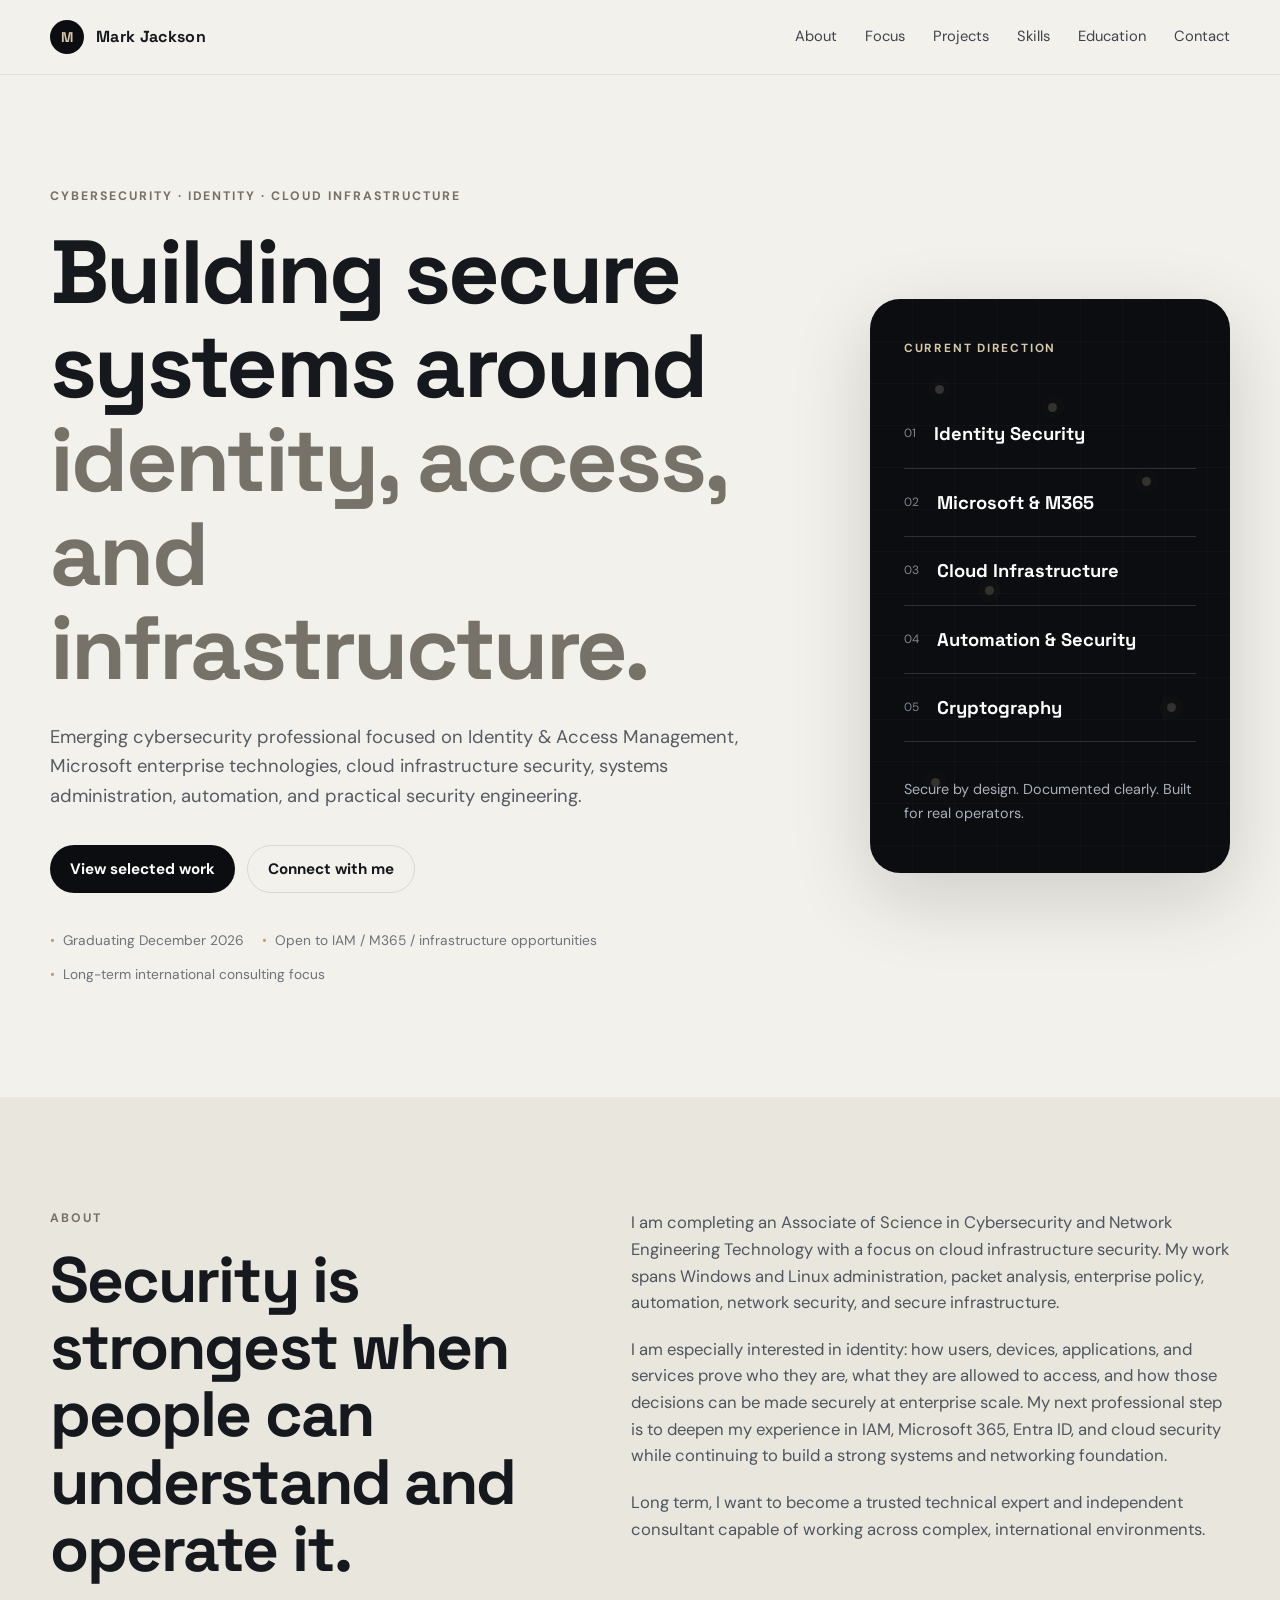
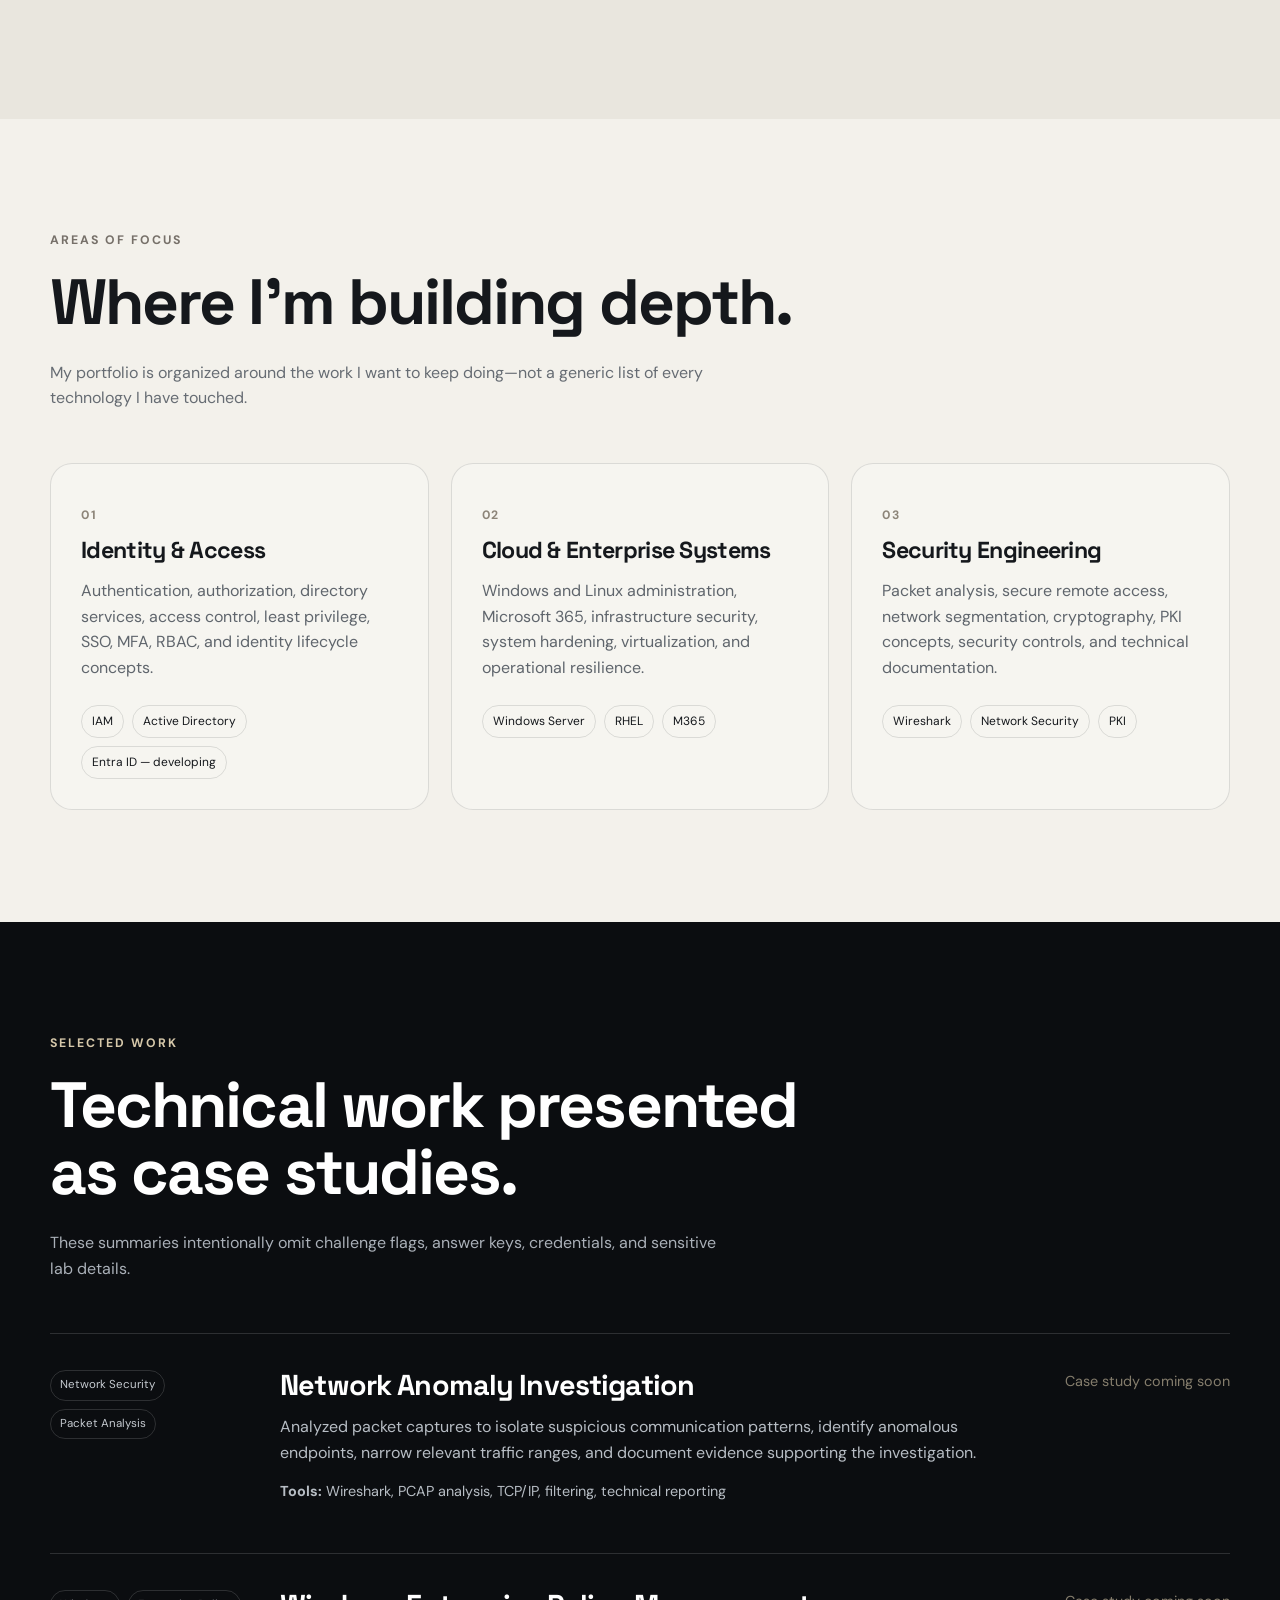
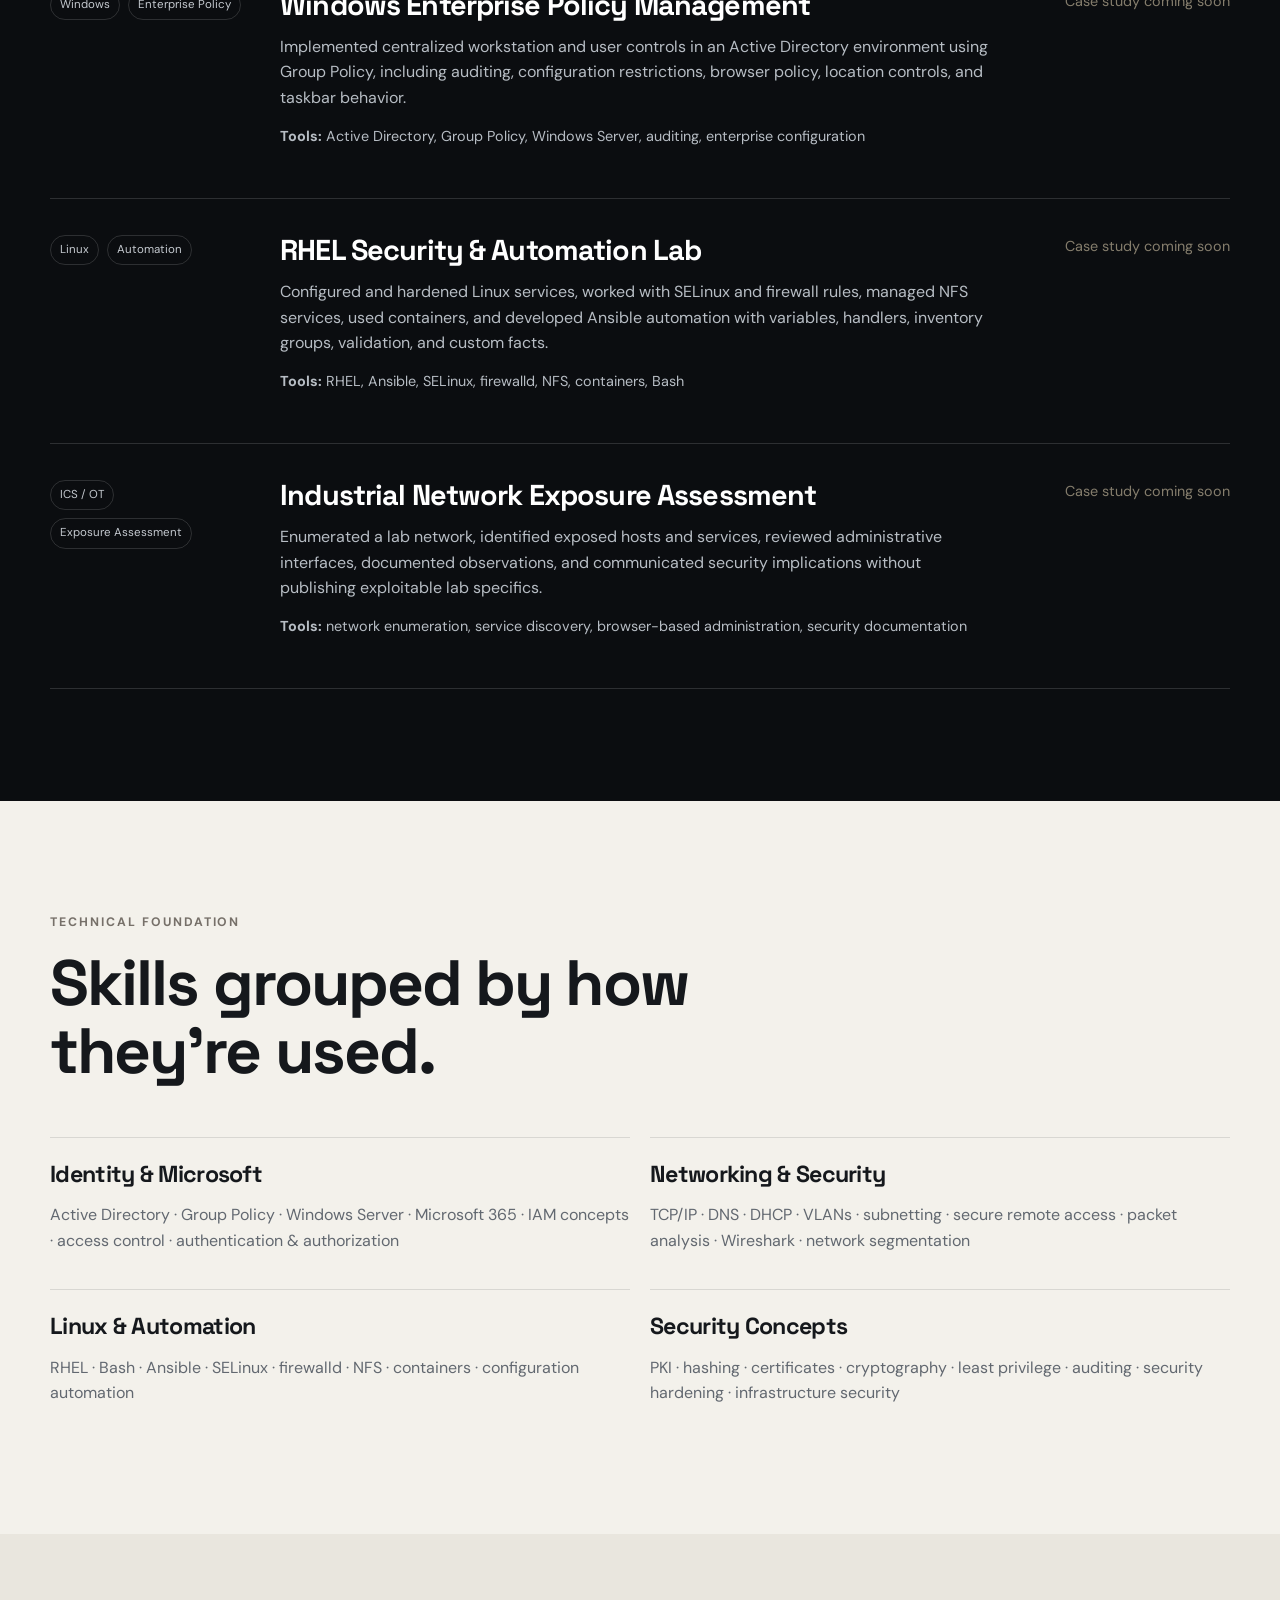
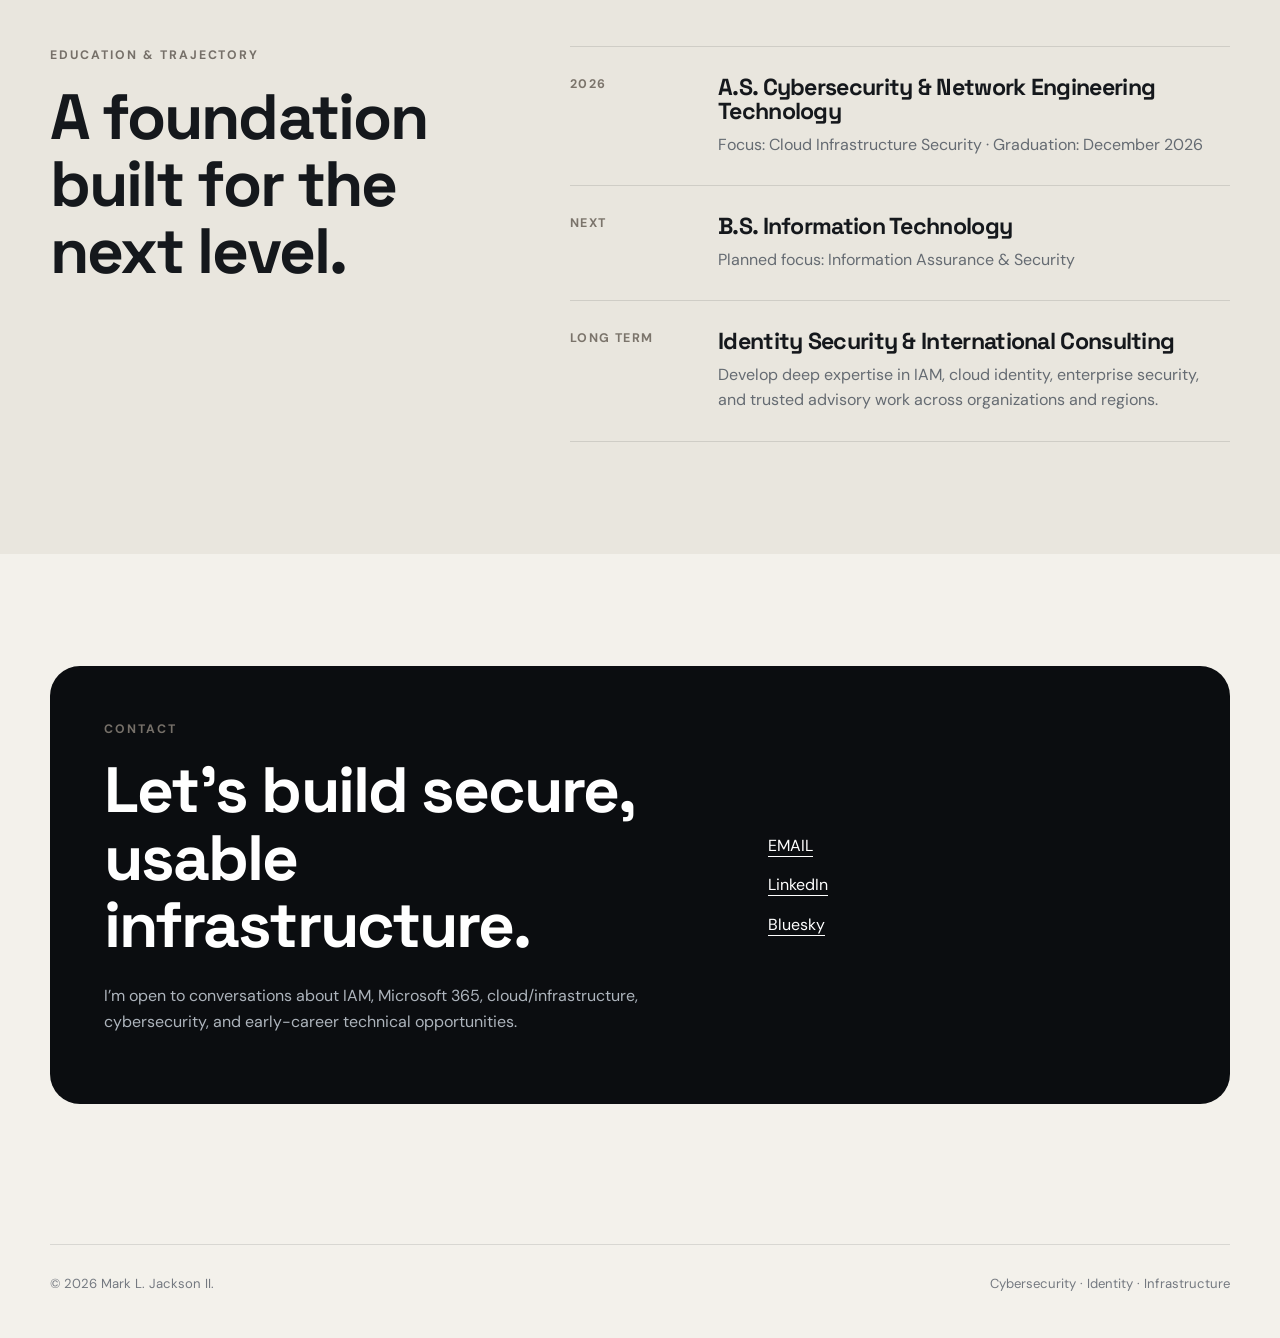
<file: index.html>
<!DOCTYPE html>
<html lang="en">
<head>
  <meta charset="UTF-8" />
  <meta name="viewport" content="width=device-width, initial-scale=1.0" />
  <meta name="description" content="Professional portfolio focused on cybersecurity, identity security, cloud infrastructure, systems administration, and secure enterprise technology." />
  <meta name="theme-color" content="#0b0d10" />
  <meta property="og:title" content="Mark Jackson — Cybersecurity & Identity" />
  <meta property="og:description" content="Cybersecurity, identity security, cloud infrastructure, and enterprise systems portfolio." />
  <meta property="og:type" content="website" />
  <title>Mark Jackson | Cybersecurity & Identity</title>
  <link rel="preconnect" href="https://fonts.googleapis.com" />
  <link rel="preconnect" href="https://fonts.gstatic.com" crossorigin />
  <link href="https://fonts.googleapis.com/css2?family=DM+Sans:wght@400;500;600;700&family=Space+Grotesk:wght@500;600;700&display=swap" rel="stylesheet" />
  <link rel="stylesheet" href="styles.css" />
</head>
<body>
  <a class="skip-link" href="#main">Skip to content</a>

  <header class="site-header" id="top">
    <div class="container nav-wrap">
      <a class="brand" href="#top" aria-label="Home">
        <span class="brand-mark" aria-hidden="true">M</span>
        <span>Mark Jackson</span>
      </a>
      <button class="nav-toggle" type="button" aria-label="Open navigation" aria-expanded="false">Menu</button>
      <nav class="site-nav" aria-label="Primary navigation">
        <a href="#about">About</a>
        <a href="#focus">Focus</a>
        <a href="#projects">Projects</a>
        <a href="#skills">Skills</a>
        <a href="#education">Education</a>
        <a href="#contact">Contact</a>
      </nav>
    </div>
  </header>

  <main id="main">
    <section class="hero section">
      <div class="container hero-grid">
        <div class="hero-copy reveal">
          <p class="eyebrow">Cybersecurity · Identity · Cloud Infrastructure</p>
          <h1>Building secure systems around <span>identity, access, and infrastructure.</span></h1>
          <p class="hero-lede">
            Emerging cybersecurity professional focused on Identity &amp; Access Management, Microsoft enterprise technologies,
            cloud infrastructure security, systems administration, automation, and practical security engineering.
          </p>
          <div class="hero-actions">
            <a class="button button-primary" href="#projects">View selected work</a>
            <a class="button button-secondary" href="#contact">Connect with me</a>
          </div>
          <ul class="status-list" aria-label="Current professional status">
            <li>Graduating December 2026</li>
            <li>Open to IAM / M365 / infrastructure opportunities</li>
            <li>Long-term international consulting focus</li>
          </ul>
        </div>

        <aside class="hero-panel reveal" aria-label="Professional focus summary">
          <div class="signal-grid" aria-hidden="true">
            <span></span><span></span><span></span><span></span><span></span><span></span>
          </div>
          <p class="panel-kicker">Current direction</p>
          <div class="focus-line"><span>01</span><strong>Identity Security</strong></div>
          <div class="focus-line"><span>02</span><strong>Microsoft &amp; M365</strong></div>
          <div class="focus-line"><span>03</span><strong>Cloud Infrastructure</strong></div>
          <div class="focus-line"><span>04</span><strong>Automation &amp; Security</strong></div>
          <div class="focus-line"><span>05</span><strong>Cryptography</strong></div>
          <p class="panel-note">Secure by design. Documented clearly. Built for real operators.</p>
        </aside>
      </div>
    </section>

    <section class="section section-muted" id="about">
      <div class="container two-column">
        <div>
          <p class="eyebrow">About</p>
          <h2>Security is strongest when people can understand and operate it.</h2>
        </div>
        <div class="body-copy">
          <p>
            I am completing an Associate of Science in Cybersecurity and Network Engineering Technology with a focus on cloud
            infrastructure security. My work spans Windows and Linux administration, packet analysis, enterprise policy,
            automation, network security, and secure infrastructure.
          </p>
          <p>
            I am especially interested in identity: how users, devices, applications, and services prove who they are, what they
            are allowed to access, and how those decisions can be made securely at enterprise scale. My next professional step is
            to deepen my experience in IAM, Microsoft 365, Entra ID, and cloud security while continuing to build a strong systems
            and networking foundation.
          </p>
          <p>
            Long term, I want to become a trusted technical expert and independent consultant capable of working across complex,
            international environments.
          </p>
        </div>
      </div>
    </section>

    <section class="section" id="focus">
      <div class="container">
        <div class="section-heading reveal">
          <p class="eyebrow">Areas of focus</p>
          <h2>Where I’m building depth.</h2>
          <p>My portfolio is organized around the work I want to keep doing—not a generic list of every technology I have touched.</p>
        </div>

        <div class="card-grid three">
          <article class="card reveal">
            <p class="card-number">01</p>
            <h3>Identity &amp; Access</h3>
            <p>Authentication, authorization, directory services, access control, least privilege, SSO, MFA, RBAC, and identity lifecycle concepts.</p>
            <div class="tag-row"><span>IAM</span><span>Active Directory</span><span>Entra ID — developing</span></div>
          </article>
          <article class="card reveal">
            <p class="card-number">02</p>
            <h3>Cloud &amp; Enterprise Systems</h3>
            <p>Windows and Linux administration, Microsoft 365, infrastructure security, system hardening, virtualization, and operational resilience.</p>
            <div class="tag-row"><span>Windows Server</span><span>RHEL</span><span>M365</span></div>
          </article>
          <article class="card reveal">
            <p class="card-number">03</p>
            <h3>Security Engineering</h3>
            <p>Packet analysis, secure remote access, network segmentation, cryptography, PKI concepts, security controls, and technical documentation.</p>
            <div class="tag-row"><span>Wireshark</span><span>Network Security</span><span>PKI</span></div>
          </article>
        </div>
      </div>
    </section>

    <section class="section section-dark" id="projects">
      <div class="container">
        <div class="section-heading reveal">
          <p class="eyebrow">Selected work</p>
          <h2>Technical work presented as case studies.</h2>
          <p>These summaries intentionally omit challenge flags, answer keys, credentials, and sensitive lab details.</p>
        </div>

        <div class="project-list">
          <article class="project reveal">
            <div class="project-meta">
              <span>Network Security</span>
              <span>Packet Analysis</span>
            </div>
            <div>
              <h3>Network Anomaly Investigation</h3>
              <p>
                Analyzed packet captures to isolate suspicious communication patterns, identify anomalous endpoints, narrow relevant traffic ranges,
                and document evidence supporting the investigation.
              </p>
              <p class="project-tools"><strong>Tools:</strong> Wireshark, PCAP analysis, TCP/IP, filtering, technical reporting</p>
            </div>
            <a class="text-link disabled" href="#" aria-disabled="true">Case study coming soon</a>
          </article>

          <article class="project reveal">
            <div class="project-meta">
              <span>Windows</span>
              <span>Enterprise Policy</span>
            </div>
            <div>
              <h3>Windows Enterprise Policy Management</h3>
              <p>
                Implemented centralized workstation and user controls in an Active Directory environment using Group Policy, including auditing,
                configuration restrictions, browser policy, location controls, and taskbar behavior.
              </p>
              <p class="project-tools"><strong>Tools:</strong> Active Directory, Group Policy, Windows Server, auditing, enterprise configuration</p>
            </div>
            <a class="text-link disabled" href="#" aria-disabled="true">Case study coming soon</a>
          </article>

          <article class="project reveal">
            <div class="project-meta">
              <span>Linux</span>
              <span>Automation</span>
            </div>
            <div>
              <h3>RHEL Security &amp; Automation Lab</h3>
              <p>
                Configured and hardened Linux services, worked with SELinux and firewall rules, managed NFS services, used containers, and developed
                Ansible automation with variables, handlers, inventory groups, validation, and custom facts.
              </p>
              <p class="project-tools"><strong>Tools:</strong> RHEL, Ansible, SELinux, firewalld, NFS, containers, Bash</p>
            </div>
            <a class="text-link disabled" href="#" aria-disabled="true">Case study coming soon</a>
          </article>

          <article class="project reveal">
            <div class="project-meta">
              <span>ICS / OT</span>
              <span>Exposure Assessment</span>
            </div>
            <div>
              <h3>Industrial Network Exposure Assessment</h3>
              <p>
                Enumerated a lab network, identified exposed hosts and services, reviewed administrative interfaces, documented observations, and
                communicated security implications without publishing exploitable lab specifics.
              </p>
              <p class="project-tools"><strong>Tools:</strong> network enumeration, service discovery, browser-based administration, security documentation</p>
            </div>
            <a class="text-link disabled" href="#" aria-disabled="true">Case study coming soon</a>
          </article>
        </div>
      </div>
    </section>

    <section class="section" id="skills">
      <div class="container">
        <div class="section-heading reveal">
          <p class="eyebrow">Technical foundation</p>
          <h2>Skills grouped by how they’re used.</h2>
        </div>
        <div class="skills-grid">
          <article class="skill-group reveal">
            <h3>Identity &amp; Microsoft</h3>
            <p>Active Directory · Group Policy · Windows Server · Microsoft 365 · IAM concepts · access control · authentication &amp; authorization</p>
          </article>
          <article class="skill-group reveal">
            <h3>Networking &amp; Security</h3>
            <p>TCP/IP · DNS · DHCP · VLANs · subnetting · secure remote access · packet analysis · Wireshark · network segmentation</p>
          </article>
          <article class="skill-group reveal">
            <h3>Linux &amp; Automation</h3>
            <p>RHEL · Bash · Ansible · SELinux · firewalld · NFS · containers · configuration automation</p>
          </article>
          <article class="skill-group reveal">
            <h3>Security Concepts</h3>
            <p>PKI · hashing · certificates · cryptography · least privilege · auditing · security hardening · infrastructure security</p>
          </article>
        </div>
      </div>
    </section>

    <section class="section section-muted" id="education">
      <div class="container timeline-wrap">
        <div class="section-heading reveal">
          <p class="eyebrow">Education &amp; trajectory</p>
          <h2>A foundation built for the next level.</h2>
        </div>
        <div class="timeline">
          <article class="timeline-item reveal">
            <span class="timeline-year">2026</span>
            <div>
              <h3>A.S. Cybersecurity &amp; Network Engineering Technology</h3>
              <p>Focus: Cloud Infrastructure Security · Graduation: December 2026</p>
            </div>
          </article>
          <article class="timeline-item reveal">
            <span class="timeline-year">Next</span>
            <div>
              <h3>B.S. Information Technology</h3>
              <p>Planned focus: Information Assurance &amp; Security</p>
            </div>
          </article>
          <article class="timeline-item reveal">
            <span class="timeline-year">Long term</span>
            <div>
              <h3>Identity Security &amp; International Consulting</h3>
              <p>Develop deep expertise in IAM, cloud identity, enterprise security, and trusted advisory work across organizations and regions.</p>
            </div>
          </article>
        </div>
      </div>
    </section>

    <section class="section" id="contact">
      <div class="container contact-card reveal">
        <div>
          <p class="eyebrow">Contact</p>
          <h2>Let’s build secure, usable infrastructure.</h2>
          <p>I’m open to conversations about IAM, Microsoft 365, cloud/infrastructure, cybersecurity, and early-career technical opportunities.</p>
        </div>
        <div class="contact-links">
          <a href="mailto:Jackson.MarkLavonne@gmail.com">EMAIL</a>
          <a href="https://www.linkedin.com/in/jacksonmarkl" target="_blank" rel="noreferrer">LinkedIn</a>
          <a href="https://bsky.app/profile/markjaxon.com">Bluesky</a>
        </div>
      </div>
    </section>
  </main>

  <footer class="site-footer">
    <div class="container footer-wrap">
      <p>© <span id="year"></span> Mark L. Jackson II.</p>
      <p>Cybersecurity · Identity · Infrastructure</p>
    </div>
  </footer>

  <script src="script.js"></script>
</body>
</html>
</file>
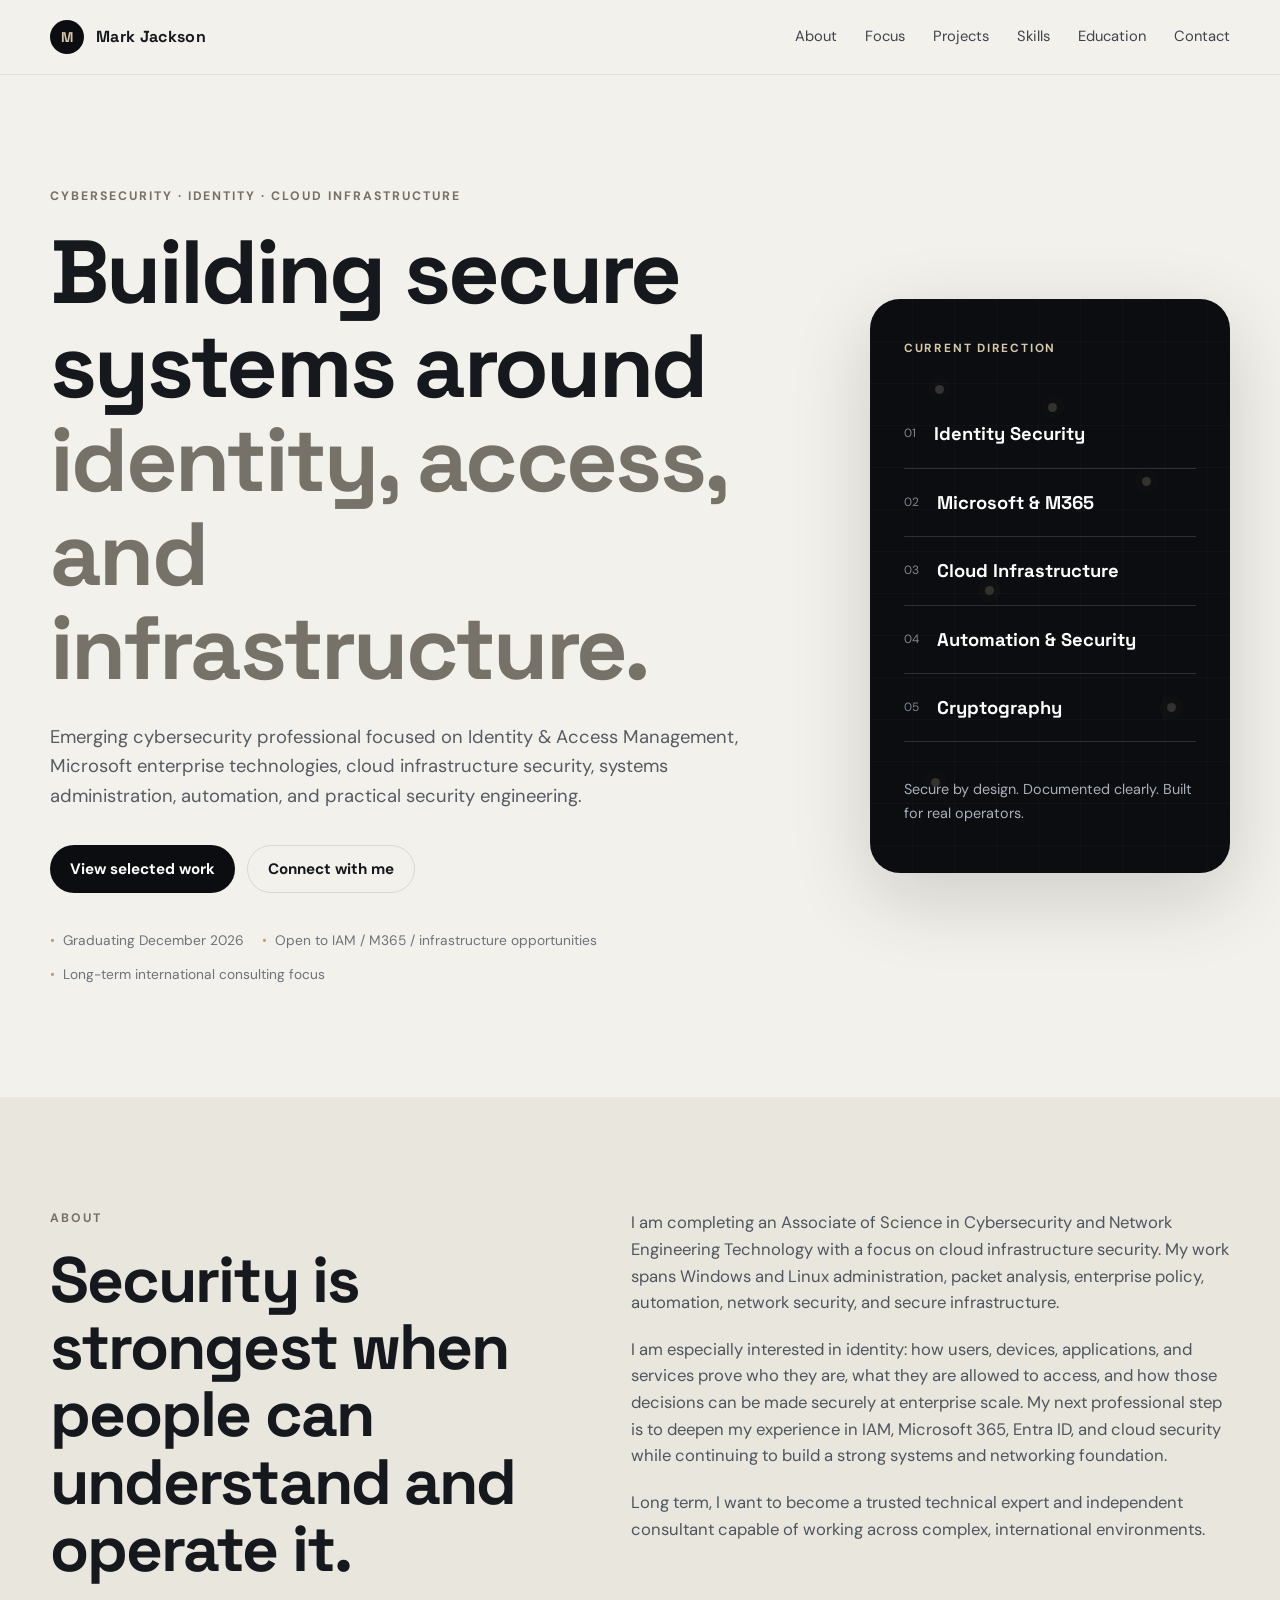
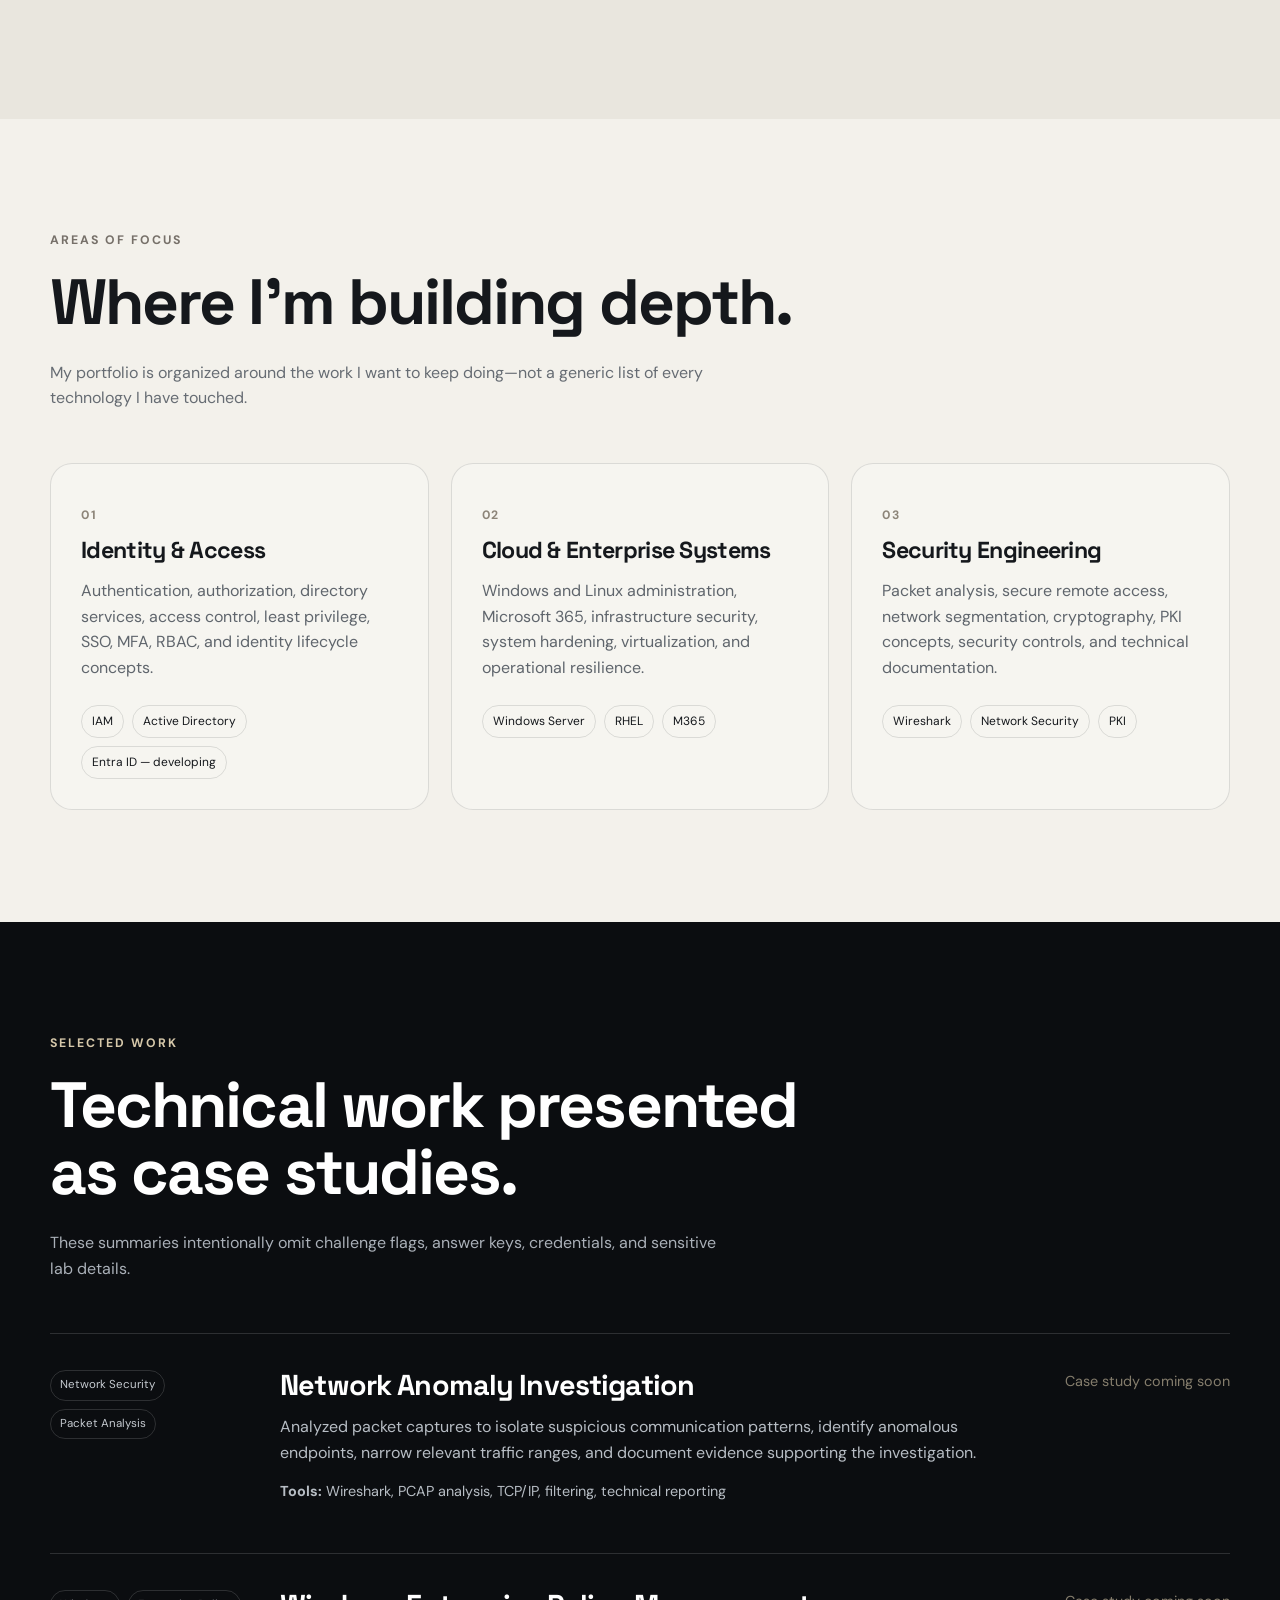
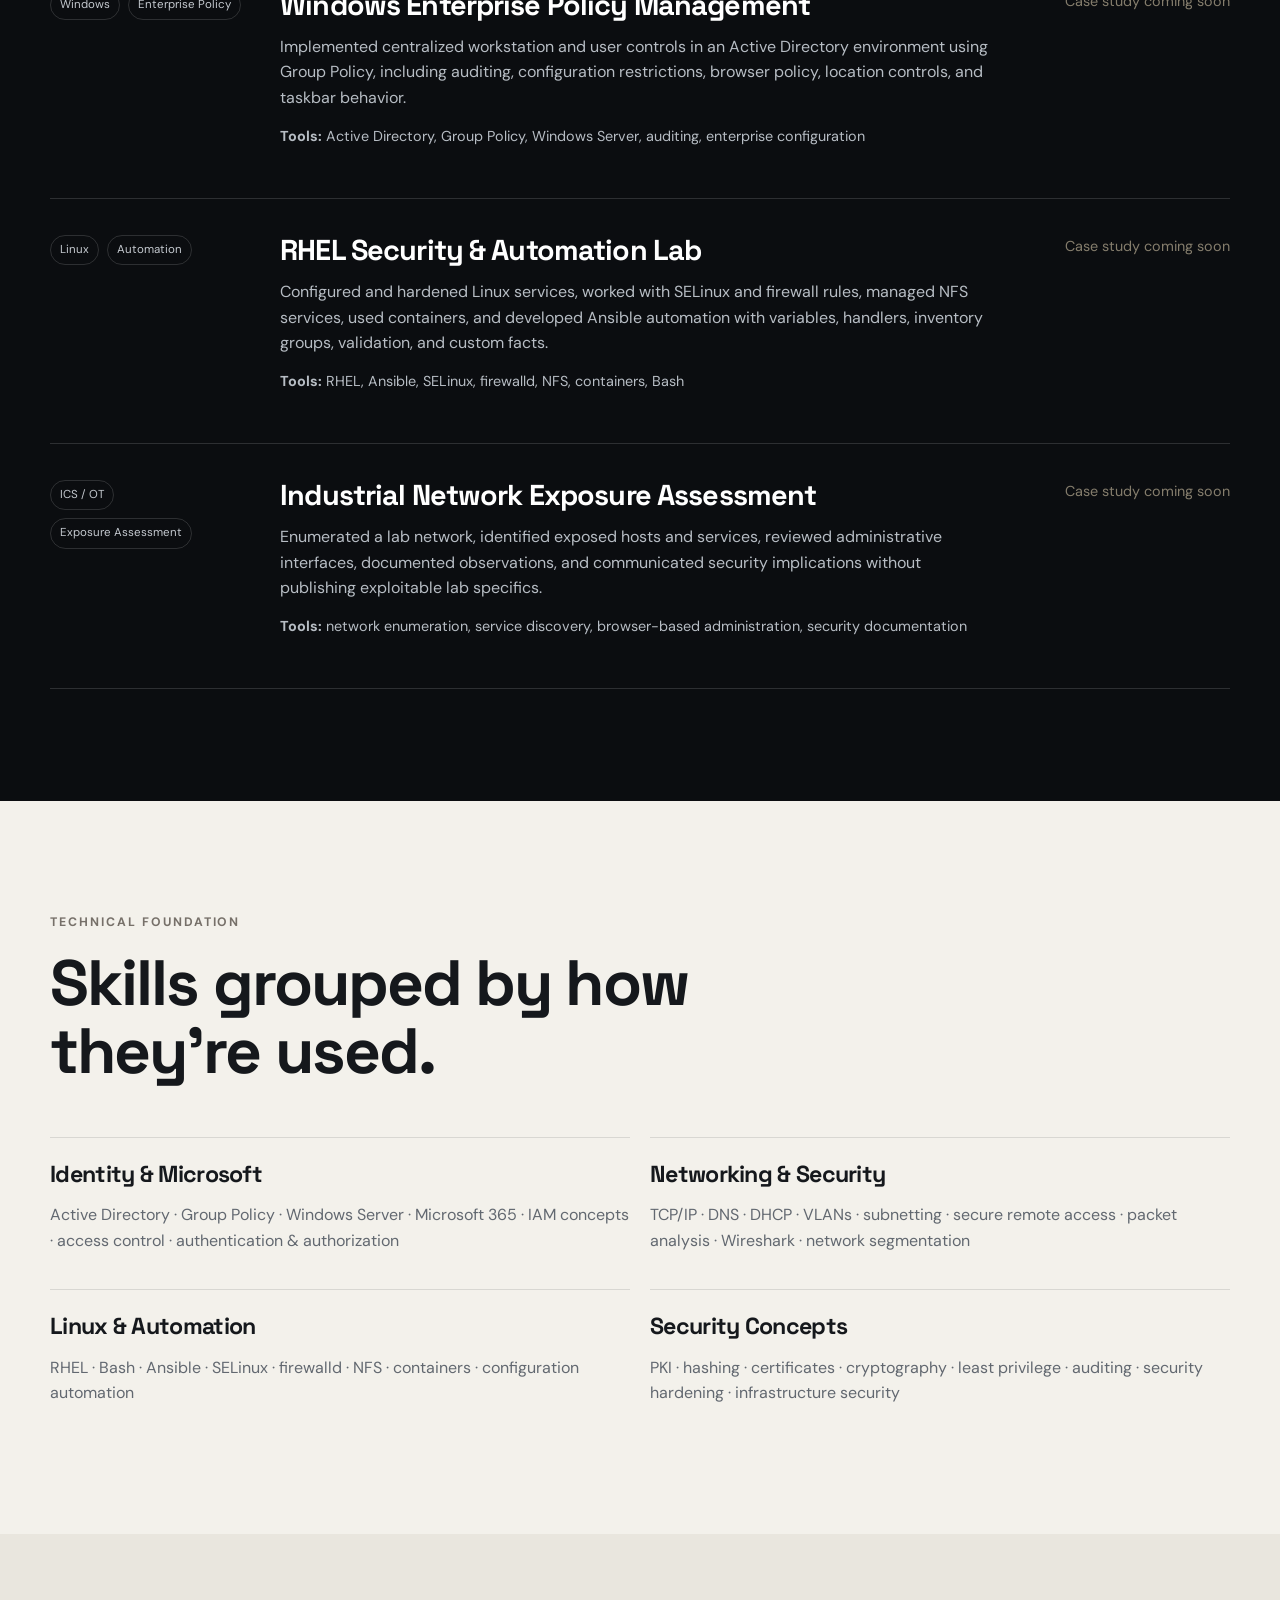
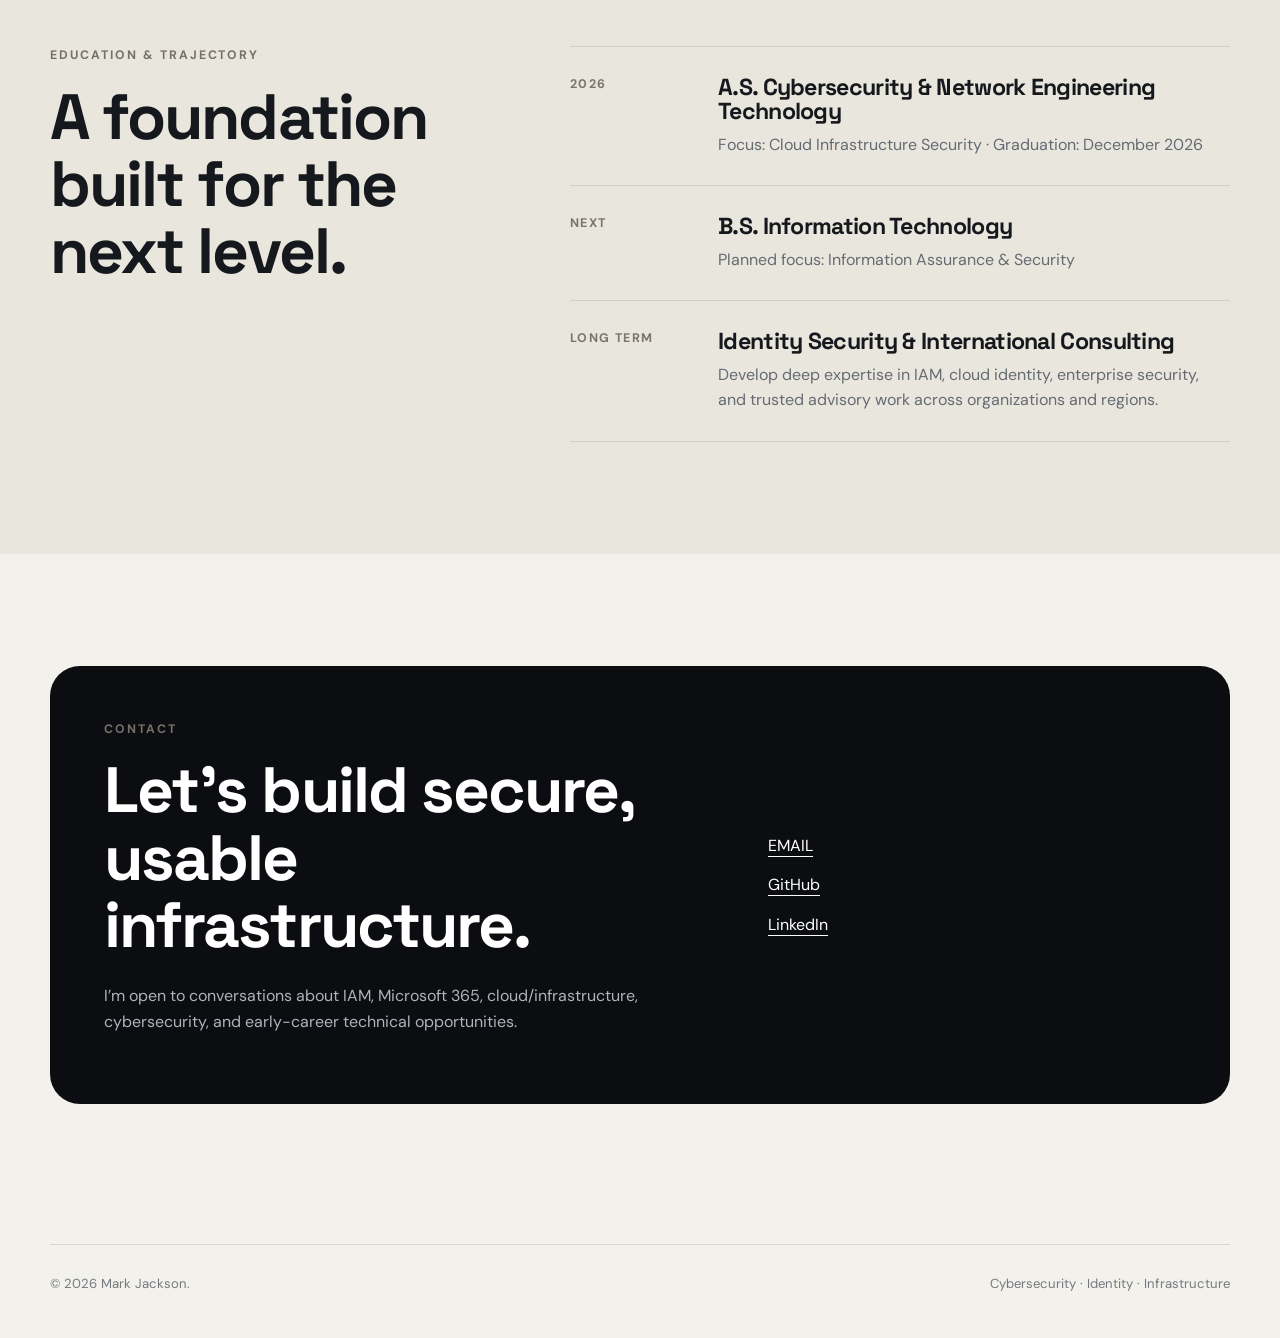
<file: professional-github-site/index.html>
<!DOCTYPE html>
<html lang="en">
<head>
  <meta charset="UTF-8" />
  <meta name="viewport" content="width=device-width, initial-scale=1.0" />
  <meta name="description" content="Professional portfolio focused on cybersecurity, identity security, cloud infrastructure, systems administration, and secure enterprise technology." />
  <meta name="theme-color" content="#0b0d10" />
  <meta property="og:title" content="Mark Jackson — Cybersecurity & Identity" />
  <meta property="og:description" content="Cybersecurity, identity security, cloud infrastructure, and enterprise systems portfolio." />
  <meta property="og:type" content="website" />
  <title>Mark Jackson | Cybersecurity & Identity</title>
  <link rel="preconnect" href="https://fonts.googleapis.com" />
  <link rel="preconnect" href="https://fonts.gstatic.com" crossorigin />
  <link href="https://fonts.googleapis.com/css2?family=DM+Sans:wght@400;500;600;700&family=Space+Grotesk:wght@500;600;700&display=swap" rel="stylesheet" />
  <link rel="stylesheet" href="styles.css" />
</head>
<body>
  <a class="skip-link" href="#main">Skip to content</a>

  <header class="site-header" id="top">
    <div class="container nav-wrap">
      <a class="brand" href="#top" aria-label="Home">
        <span class="brand-mark" aria-hidden="true">M</span>
        <span>Mark Jackson</span>
      </a>
      <button class="nav-toggle" type="button" aria-label="Open navigation" aria-expanded="false">Menu</button>
      <nav class="site-nav" aria-label="Primary navigation">
        <a href="#about">About</a>
        <a href="#focus">Focus</a>
        <a href="#projects">Projects</a>
        <a href="#skills">Skills</a>
        <a href="#education">Education</a>
        <a href="#contact">Contact</a>
      </nav>
    </div>
  </header>

  <main id="main">
    <section class="hero section">
      <div class="container hero-grid">
        <div class="hero-copy reveal">
          <p class="eyebrow">Cybersecurity · Identity · Cloud Infrastructure</p>
          <h1>Building secure systems around <span>identity, access, and infrastructure.</span></h1>
          <p class="hero-lede">
            Emerging cybersecurity professional focused on Identity &amp; Access Management, Microsoft enterprise technologies,
            cloud infrastructure security, systems administration, automation, and practical security engineering.
          </p>
          <div class="hero-actions">
            <a class="button button-primary" href="#projects">View selected work</a>
            <a class="button button-secondary" href="#contact">Connect with me</a>
          </div>
          <ul class="status-list" aria-label="Current professional status">
            <li>Graduating December 2026</li>
            <li>Open to IAM / M365 / infrastructure opportunities</li>
            <li>Long-term international consulting focus</li>
          </ul>
        </div>

        <aside class="hero-panel reveal" aria-label="Professional focus summary">
          <div class="signal-grid" aria-hidden="true">
            <span></span><span></span><span></span><span></span><span></span><span></span>
          </div>
          <p class="panel-kicker">Current direction</p>
          <div class="focus-line"><span>01</span><strong>Identity Security</strong></div>
          <div class="focus-line"><span>02</span><strong>Microsoft &amp; M365</strong></div>
          <div class="focus-line"><span>03</span><strong>Cloud Infrastructure</strong></div>
          <div class="focus-line"><span>04</span><strong>Automation &amp; Security</strong></div>
          <div class="focus-line"><span>05</span><strong>Cryptography</strong></div>
          <p class="panel-note">Secure by design. Documented clearly. Built for real operators.</p>
        </aside>
      </div>
    </section>

    <section class="section section-muted" id="about">
      <div class="container two-column">
        <div>
          <p class="eyebrow">About</p>
          <h2>Security is strongest when people can understand and operate it.</h2>
        </div>
        <div class="body-copy">
          <p>
            I am completing an Associate of Science in Cybersecurity and Network Engineering Technology with a focus on cloud
            infrastructure security. My work spans Windows and Linux administration, packet analysis, enterprise policy,
            automation, network security, and secure infrastructure.
          </p>
          <p>
            I am especially interested in identity: how users, devices, applications, and services prove who they are, what they
            are allowed to access, and how those decisions can be made securely at enterprise scale. My next professional step is
            to deepen my experience in IAM, Microsoft 365, Entra ID, and cloud security while continuing to build a strong systems
            and networking foundation.
          </p>
          <p>
            Long term, I want to become a trusted technical expert and independent consultant capable of working across complex,
            international environments.
          </p>
        </div>
      </div>
    </section>

    <section class="section" id="focus">
      <div class="container">
        <div class="section-heading reveal">
          <p class="eyebrow">Areas of focus</p>
          <h2>Where I’m building depth.</h2>
          <p>My portfolio is organized around the work I want to keep doing—not a generic list of every technology I have touched.</p>
        </div>

        <div class="card-grid three">
          <article class="card reveal">
            <p class="card-number">01</p>
            <h3>Identity &amp; Access</h3>
            <p>Authentication, authorization, directory services, access control, least privilege, SSO, MFA, RBAC, and identity lifecycle concepts.</p>
            <div class="tag-row"><span>IAM</span><span>Active Directory</span><span>Entra ID — developing</span></div>
          </article>
          <article class="card reveal">
            <p class="card-number">02</p>
            <h3>Cloud &amp; Enterprise Systems</h3>
            <p>Windows and Linux administration, Microsoft 365, infrastructure security, system hardening, virtualization, and operational resilience.</p>
            <div class="tag-row"><span>Windows Server</span><span>RHEL</span><span>M365</span></div>
          </article>
          <article class="card reveal">
            <p class="card-number">03</p>
            <h3>Security Engineering</h3>
            <p>Packet analysis, secure remote access, network segmentation, cryptography, PKI concepts, security controls, and technical documentation.</p>
            <div class="tag-row"><span>Wireshark</span><span>Network Security</span><span>PKI</span></div>
          </article>
        </div>
      </div>
    </section>

    <section class="section section-dark" id="projects">
      <div class="container">
        <div class="section-heading reveal">
          <p class="eyebrow">Selected work</p>
          <h2>Technical work presented as case studies.</h2>
          <p>These summaries intentionally omit challenge flags, answer keys, credentials, and sensitive lab details.</p>
        </div>

        <div class="project-list">
          <article class="project reveal">
            <div class="project-meta">
              <span>Network Security</span>
              <span>Packet Analysis</span>
            </div>
            <div>
              <h3>Network Anomaly Investigation</h3>
              <p>
                Analyzed packet captures to isolate suspicious communication patterns, identify anomalous endpoints, narrow relevant traffic ranges,
                and document evidence supporting the investigation.
              </p>
              <p class="project-tools"><strong>Tools:</strong> Wireshark, PCAP analysis, TCP/IP, filtering, technical reporting</p>
            </div>
            <a class="text-link disabled" href="#" aria-disabled="true">Case study coming soon</a>
          </article>

          <article class="project reveal">
            <div class="project-meta">
              <span>Windows</span>
              <span>Enterprise Policy</span>
            </div>
            <div>
              <h3>Windows Enterprise Policy Management</h3>
              <p>
                Implemented centralized workstation and user controls in an Active Directory environment using Group Policy, including auditing,
                configuration restrictions, browser policy, location controls, and taskbar behavior.
              </p>
              <p class="project-tools"><strong>Tools:</strong> Active Directory, Group Policy, Windows Server, auditing, enterprise configuration</p>
            </div>
            <a class="text-link disabled" href="#" aria-disabled="true">Case study coming soon</a>
          </article>

          <article class="project reveal">
            <div class="project-meta">
              <span>Linux</span>
              <span>Automation</span>
            </div>
            <div>
              <h3>RHEL Security &amp; Automation Lab</h3>
              <p>
                Configured and hardened Linux services, worked with SELinux and firewall rules, managed NFS services, used containers, and developed
                Ansible automation with variables, handlers, inventory groups, validation, and custom facts.
              </p>
              <p class="project-tools"><strong>Tools:</strong> RHEL, Ansible, SELinux, firewalld, NFS, containers, Bash</p>
            </div>
            <a class="text-link disabled" href="#" aria-disabled="true">Case study coming soon</a>
          </article>

          <article class="project reveal">
            <div class="project-meta">
              <span>ICS / OT</span>
              <span>Exposure Assessment</span>
            </div>
            <div>
              <h3>Industrial Network Exposure Assessment</h3>
              <p>
                Enumerated a lab network, identified exposed hosts and services, reviewed administrative interfaces, documented observations, and
                communicated security implications without publishing exploitable lab specifics.
              </p>
              <p class="project-tools"><strong>Tools:</strong> network enumeration, service discovery, browser-based administration, security documentation</p>
            </div>
            <a class="text-link disabled" href="#" aria-disabled="true">Case study coming soon</a>
          </article>
        </div>
      </div>
    </section>

    <section class="section" id="skills">
      <div class="container">
        <div class="section-heading reveal">
          <p class="eyebrow">Technical foundation</p>
          <h2>Skills grouped by how they’re used.</h2>
        </div>
        <div class="skills-grid">
          <article class="skill-group reveal">
            <h3>Identity &amp; Microsoft</h3>
            <p>Active Directory · Group Policy · Windows Server · Microsoft 365 · IAM concepts · access control · authentication &amp; authorization</p>
          </article>
          <article class="skill-group reveal">
            <h3>Networking &amp; Security</h3>
            <p>TCP/IP · DNS · DHCP · VLANs · subnetting · secure remote access · packet analysis · Wireshark · network segmentation</p>
          </article>
          <article class="skill-group reveal">
            <h3>Linux &amp; Automation</h3>
            <p>RHEL · Bash · Ansible · SELinux · firewalld · NFS · containers · configuration automation</p>
          </article>
          <article class="skill-group reveal">
            <h3>Security Concepts</h3>
            <p>PKI · hashing · certificates · cryptography · least privilege · auditing · security hardening · infrastructure security</p>
          </article>
        </div>
      </div>
    </section>

    <section class="section section-muted" id="education">
      <div class="container timeline-wrap">
        <div class="section-heading reveal">
          <p class="eyebrow">Education &amp; trajectory</p>
          <h2>A foundation built for the next level.</h2>
        </div>
        <div class="timeline">
          <article class="timeline-item reveal">
            <span class="timeline-year">2026</span>
            <div>
              <h3>A.S. Cybersecurity &amp; Network Engineering Technology</h3>
              <p>Focus: Cloud Infrastructure Security · Graduation: December 2026</p>
            </div>
          </article>
          <article class="timeline-item reveal">
            <span class="timeline-year">Next</span>
            <div>
              <h3>B.S. Information Technology</h3>
              <p>Planned focus: Information Assurance &amp; Security</p>
            </div>
          </article>
          <article class="timeline-item reveal">
            <span class="timeline-year">Long term</span>
            <div>
              <h3>Identity Security &amp; International Consulting</h3>
              <p>Develop deep expertise in IAM, cloud identity, enterprise security, and trusted advisory work across organizations and regions.</p>
            </div>
          </article>
        </div>
      </div>
    </section>

    <section class="section" id="contact">
      <div class="container contact-card reveal">
        <div>
          <p class="eyebrow">Contact</p>
          <h2>Let’s build secure, usable infrastructure.</h2>
          <p>I’m open to conversations about IAM, Microsoft 365, cloud/infrastructure, cybersecurity, and early-career technical opportunities.</p>
        </div>
        <div class="contact-links">
          <a href="mailto:Jackson.MarkLavonne@gmail.com">EMAIL</a>
          <a href="https://github.com/HeyMarkJaxon" target="_blank" rel="noreferrer">GitHub</a>
          <a href="https://www.linkedin.com/in/jacksonmarkl" target="_blank" rel="noreferrer">LinkedIn</a>
        </div>
      </div>
    </section>
  </main>

  <footer class="site-footer">
    <div class="container footer-wrap">
      <p>© <span id="year"></span> Mark Jackson.</p>
      <p>Cybersecurity · Identity · Infrastructure</p>
    </div>
  </footer>

  <script src="script.js"></script>
</body>
</html>
</file>
<file: styles.css>
:root {
  --bg: #0b0d10;
  --bg-soft: #11151a;
  --paper: #f3f1eb;
  --paper-2: #e9e6de;
  --ink: #15181c;
  --muted: #696f78;
  --muted-dark: #aab1ba;
  --line: rgba(21, 24, 28, 0.12);
  --line-dark: rgba(255, 255, 255, 0.14);
  --accent: #b8a47c;
  --accent-soft: #d6c8aa;
  --max: 1180px;
  --radius: 22px;
}

* { box-sizing: border-box; }
html { scroll-behavior: smooth; }
body {
  margin: 0;
  background: var(--paper);
  color: var(--ink);
  font-family: "DM Sans", system-ui, -apple-system, BlinkMacSystemFont, "Segoe UI", sans-serif;
  line-height: 1.6;
  text-rendering: optimizeLegibility;
}

::selection { background: var(--accent-soft); color: var(--ink); }
a { color: inherit; }
img { max-width: 100%; }

.skip-link {
  position: fixed;
  top: 12px;
  left: 12px;
  z-index: 1000;
  transform: translateY(-150%);
  background: white;
  color: black;
  padding: 10px 14px;
  border-radius: 10px;
}
.skip-link:focus { transform: translateY(0); }

.container { width: min(calc(100% - 40px), var(--max)); margin: 0 auto; }
.section { padding: 112px 0; }
.section-muted { background: var(--paper-2); }
.section-dark { background: var(--bg); color: white; }

.site-header {
  position: sticky;
  top: 0;
  z-index: 50;
  backdrop-filter: blur(18px);
  background: rgba(243, 241, 235, 0.88);
  border-bottom: 1px solid rgba(21, 24, 28, 0.08);
}
.nav-wrap { min-height: 74px; display: flex; align-items: center; justify-content: space-between; gap: 28px; }
.brand { display: inline-flex; align-items: center; gap: 12px; text-decoration: none; font-family: "Space Grotesk", sans-serif; font-weight: 700; letter-spacing: 0.02em; }
.brand-mark { width: 34px; height: 34px; display: grid; place-items: center; background: var(--bg); color: var(--accent-soft); border-radius: 50%; font-size: 0.88rem; }
.site-nav { display: flex; gap: 28px; align-items: center; }
.site-nav a { text-decoration: none; font-size: 0.92rem; color: #3f444b; }
.site-nav a:hover { color: #000; }
.nav-toggle { display: none; border: 1px solid var(--line); background: transparent; border-radius: 999px; padding: 8px 13px; font: inherit; }

.hero { background: var(--paper); overflow: hidden; }
.hero-grid { display: grid; grid-template-columns: 1.35fr 0.65fr; gap: 72px; align-items: center; }
.eyebrow { margin: 0 0 18px; font-size: 0.77rem; letter-spacing: 0.16em; text-transform: uppercase; font-weight: 700; color: #767069; }
.section-dark .eyebrow { color: var(--accent-soft); }
h1, h2, h3 { font-family: "Space Grotesk", sans-serif; line-height: 1.05; letter-spacing: -0.03em; margin-top: 0; }
h1 { font-size: clamp(3.25rem, 7vw, 6.9rem); max-width: 980px; margin-bottom: 28px; }
h1 span { color: #777269; }
h2 { font-size: clamp(2.35rem, 5vw, 4.4rem); margin-bottom: 24px; }
h3 { font-size: 1.45rem; margin-bottom: 14px; }
.hero-lede { max-width: 760px; font-size: 1.15rem; color: #555b63; }
.hero-actions { display: flex; flex-wrap: wrap; gap: 12px; margin-top: 34px; }
.button { display: inline-flex; align-items: center; justify-content: center; min-height: 48px; padding: 0 20px; border-radius: 999px; text-decoration: none; font-weight: 700; font-size: 0.95rem; }
.button-primary { background: var(--bg); color: white; }
.button-secondary { border: 1px solid var(--line); }
.button:hover { transform: translateY(-1px); }
.status-list { list-style: none; padding: 0; margin: 36px 0 0; display: flex; flex-wrap: wrap; gap: 12px 18px; color: #6e737a; font-size: 0.86rem; }
.status-list li::before { content: "•"; margin-right: 8px; color: var(--accent); }

.hero-panel { position: relative; min-height: 520px; background: var(--bg); color: white; padding: 34px; border-radius: 30px; overflow: hidden; box-shadow: 0 24px 80px rgba(12, 13, 15, 0.16); }
.signal-grid { position: absolute; inset: 0; opacity: 0.2; background-image: linear-gradient(rgba(255,255,255,0.12) 1px, transparent 1px), linear-gradient(90deg, rgba(255,255,255,0.12) 1px, transparent 1px); background-size: 42px 42px; }
.signal-grid span { position: absolute; width: 9px; height: 9px; border-radius: 50%; background: var(--accent-soft); box-shadow: 0 0 0 7px rgba(214, 200, 170, 0.08); }
.signal-grid span:nth-child(1) { top: 15%; left: 18%; }
.signal-grid span:nth-child(2) { top: 31%; right: 22%; }
.signal-grid span:nth-child(3) { top: 50%; left: 32%; }
.signal-grid span:nth-child(4) { bottom: 28%; right: 15%; }
.signal-grid span:nth-child(5) { bottom: 15%; left: 17%; }
.signal-grid span:nth-child(6) { top: 18%; right: 48%; }
.panel-kicker, .focus-line, .panel-note { position: relative; }
.panel-kicker { color: var(--accent-soft); margin: 6px 0 42px; text-transform: uppercase; font-size: 0.74rem; font-weight: 700; letter-spacing: 0.15em; }
.focus-line { display: flex; align-items: center; gap: 18px; padding: 19px 0; border-bottom: 1px solid var(--line-dark); }
.focus-line span { color: #7f8790; font-size: 0.75rem; }
.focus-line strong { font-family: "Space Grotesk", sans-serif; font-size: 1.15rem; }
.panel-note { margin-top: 36px; color: var(--muted-dark); font-size: 0.9rem; }

.two-column { display: grid; grid-template-columns: 0.9fr 1.1fr; gap: 90px; }
.body-copy { max-width: 760px; color: #4f555c; font-size: 1.04rem; }
.body-copy p { margin-top: 0; margin-bottom: 20px; }
.section-heading { max-width: 820px; margin-bottom: 52px; }
.section-heading > p:last-child { max-width: 680px; color: #666c73; }
.section-dark .section-heading > p:last-child { color: #aab0b8; }

.card-grid { display: grid; gap: 22px; }
.card-grid.three { grid-template-columns: repeat(3, 1fr); }
.card { border: 1px solid var(--line); border-radius: var(--radius); padding: 30px; background: rgba(255,255,255,0.28); }
.card-number { color: #8d8579; font-size: 0.76rem; font-weight: 700; letter-spacing: 0.14em; }
.card p:not(.card-number) { color: #5f656c; }
.tag-row { display: flex; flex-wrap: wrap; gap: 8px; margin-top: 24px; }
.tag-row span { border: 1px solid var(--line); border-radius: 999px; padding: 6px 10px; font-size: 0.75rem; }

.project-list { border-top: 1px solid var(--line-dark); }
.project { display: grid; grid-template-columns: 0.34fr 1.25fr 0.35fr; gap: 36px; padding: 36px 0; border-bottom: 1px solid var(--line-dark); align-items: start; }
.project-meta { display: flex; flex-wrap: wrap; gap: 8px; }
.project-meta span { font-size: 0.72rem; border: 1px solid var(--line-dark); border-radius: 999px; padding: 5px 9px; color: #c4c9cf; }
.project h3 { font-size: 1.8rem; }
.project p { color: #b7bdc4; margin: 0 0 14px; }
.project-tools { font-size: 0.9rem; }
.text-link { color: var(--accent-soft); text-decoration: none; font-size: 0.9rem; text-align: right; }
.text-link.disabled { opacity: 0.6; pointer-events: none; }

.skills-grid { display: grid; grid-template-columns: repeat(2, 1fr); gap: 20px; }
.skill-group { border-top: 1px solid var(--line); padding-top: 24px; }
.skill-group p { color: #626870; }

.timeline-wrap { display: grid; grid-template-columns: 0.8fr 1.2fr; gap: 80px; }
.timeline { border-top: 1px solid var(--line); }
.timeline-item { display: grid; grid-template-columns: 120px 1fr; gap: 28px; padding: 28px 0; border-bottom: 1px solid var(--line); }
.timeline-year { color: #7b746b; font-size: 0.78rem; text-transform: uppercase; letter-spacing: 0.11em; font-weight: 700; }
.timeline-item h3 { margin-bottom: 8px; }
.timeline-item p { margin: 0; color: #656b72; }

.contact-card { background: var(--bg); color: white; border-radius: 30px; padding: 54px; display: grid; grid-template-columns: 1.2fr 0.8fr; gap: 52px; }
.contact-card p:not(.eyebrow) { color: #adb4bc; max-width: 680px; }
.contact-links { display: flex; flex-direction: column; justify-content: center; gap: 14px; }
.contact-links a { color: white; text-underline-offset: 5px; }

.site-footer { background: var(--paper); padding: 28px 0 44px; }
.footer-wrap { display: flex; justify-content: space-between; gap: 20px; border-top: 1px solid var(--line); padding-top: 28px; color: #747980; font-size: 0.82rem; }
.footer-wrap p { margin: 0; }

.reveal { opacity: 0; transform: translateY(18px); transition: opacity 0.65s ease, transform 0.65s ease; }
.reveal.visible { opacity: 1; transform: translateY(0); }

@media (prefers-reduced-motion: reduce) {
  *, *::before, *::after { scroll-behavior: auto !important; animation-duration: 0.01ms !important; transition-duration: 0.01ms !important; }
  .reveal { opacity: 1; transform: none; }
}

@media (max-width: 900px) {
  .section { padding: 82px 0; }
  .hero-grid, .two-column, .timeline-wrap, .contact-card { grid-template-columns: 1fr; gap: 44px; }
  .hero-panel { min-height: 430px; }
  .card-grid.three { grid-template-columns: 1fr; }
  .project { grid-template-columns: 1fr; gap: 16px; }
  .text-link { text-align: left; }
  .skills-grid { grid-template-columns: 1fr; }
  .site-nav { display: none; position: absolute; top: 74px; left: 20px; right: 20px; padding: 18px; border-radius: 18px; background: rgba(243, 241, 235, 0.98); border: 1px solid var(--line); flex-direction: column; align-items: flex-start; box-shadow: 0 14px 44px rgba(0,0,0,0.08); }
  .site-nav.open { display: flex; }
  .nav-toggle { display: inline-flex; }
}

@media (max-width: 580px) {
  .container { width: min(calc(100% - 28px), var(--max)); }
  .section { padding: 68px 0; }
  h1 { font-size: clamp(2.8rem, 16vw, 4.4rem); }
  .hero-panel, .contact-card { border-radius: 22px; padding: 26px; }
  .timeline-item { grid-template-columns: 1fr; gap: 8px; }
  .footer-wrap { flex-direction: column; }
  .brand span:last-child { display: none; }
}
</file>
<file: professional-github-site/styles.css>
:root {
  --bg: #0b0d10;
  --bg-soft: #11151a;
  --paper: #f3f1eb;
  --paper-2: #e9e6de;
  --ink: #15181c;
  --muted: #696f78;
  --muted-dark: #aab1ba;
  --line: rgba(21, 24, 28, 0.12);
  --line-dark: rgba(255, 255, 255, 0.14);
  --accent: #b8a47c;
  --accent-soft: #d6c8aa;
  --max: 1180px;
  --radius: 22px;
}

* { box-sizing: border-box; }
html { scroll-behavior: smooth; }
body {
  margin: 0;
  background: var(--paper);
  color: var(--ink);
  font-family: "DM Sans", system-ui, -apple-system, BlinkMacSystemFont, "Segoe UI", sans-serif;
  line-height: 1.6;
  text-rendering: optimizeLegibility;
}

::selection { background: var(--accent-soft); color: var(--ink); }
a { color: inherit; }
img { max-width: 100%; }

.skip-link {
  position: fixed;
  top: 12px;
  left: 12px;
  z-index: 1000;
  transform: translateY(-150%);
  background: white;
  color: black;
  padding: 10px 14px;
  border-radius: 10px;
}
.skip-link:focus { transform: translateY(0); }

.container { width: min(calc(100% - 40px), var(--max)); margin: 0 auto; }
.section { padding: 112px 0; }
.section-muted { background: var(--paper-2); }
.section-dark { background: var(--bg); color: white; }

.site-header {
  position: sticky;
  top: 0;
  z-index: 50;
  backdrop-filter: blur(18px);
  background: rgba(243, 241, 235, 0.88);
  border-bottom: 1px solid rgba(21, 24, 28, 0.08);
}
.nav-wrap { min-height: 74px; display: flex; align-items: center; justify-content: space-between; gap: 28px; }
.brand { display: inline-flex; align-items: center; gap: 12px; text-decoration: none; font-family: "Space Grotesk", sans-serif; font-weight: 700; letter-spacing: 0.02em; }
.brand-mark { width: 34px; height: 34px; display: grid; place-items: center; background: var(--bg); color: var(--accent-soft); border-radius: 50%; font-size: 0.88rem; }
.site-nav { display: flex; gap: 28px; align-items: center; }
.site-nav a { text-decoration: none; font-size: 0.92rem; color: #3f444b; }
.site-nav a:hover { color: #000; }
.nav-toggle { display: none; border: 1px solid var(--line); background: transparent; border-radius: 999px; padding: 8px 13px; font: inherit; }

.hero { background: var(--paper); overflow: hidden; }
.hero-grid { display: grid; grid-template-columns: 1.35fr 0.65fr; gap: 72px; align-items: center; }
.eyebrow { margin: 0 0 18px; font-size: 0.77rem; letter-spacing: 0.16em; text-transform: uppercase; font-weight: 700; color: #767069; }
.section-dark .eyebrow { color: var(--accent-soft); }
h1, h2, h3 { font-family: "Space Grotesk", sans-serif; line-height: 1.05; letter-spacing: -0.03em; margin-top: 0; }
h1 { font-size: clamp(3.25rem, 7vw, 6.9rem); max-width: 980px; margin-bottom: 28px; }
h1 span { color: #777269; }
h2 { font-size: clamp(2.35rem, 5vw, 4.4rem); margin-bottom: 24px; }
h3 { font-size: 1.45rem; margin-bottom: 14px; }
.hero-lede { max-width: 760px; font-size: 1.15rem; color: #555b63; }
.hero-actions { display: flex; flex-wrap: wrap; gap: 12px; margin-top: 34px; }
.button { display: inline-flex; align-items: center; justify-content: center; min-height: 48px; padding: 0 20px; border-radius: 999px; text-decoration: none; font-weight: 700; font-size: 0.95rem; }
.button-primary { background: var(--bg); color: white; }
.button-secondary { border: 1px solid var(--line); }
.button:hover { transform: translateY(-1px); }
.status-list { list-style: none; padding: 0; margin: 36px 0 0; display: flex; flex-wrap: wrap; gap: 12px 18px; color: #6e737a; font-size: 0.86rem; }
.status-list li::before { content: "•"; margin-right: 8px; color: var(--accent); }

.hero-panel { position: relative; min-height: 520px; background: var(--bg); color: white; padding: 34px; border-radius: 30px; overflow: hidden; box-shadow: 0 24px 80px rgba(12, 13, 15, 0.16); }
.signal-grid { position: absolute; inset: 0; opacity: 0.2; background-image: linear-gradient(rgba(255,255,255,0.12) 1px, transparent 1px), linear-gradient(90deg, rgba(255,255,255,0.12) 1px, transparent 1px); background-size: 42px 42px; }
.signal-grid span { position: absolute; width: 9px; height: 9px; border-radius: 50%; background: var(--accent-soft); box-shadow: 0 0 0 7px rgba(214, 200, 170, 0.08); }
.signal-grid span:nth-child(1) { top: 15%; left: 18%; }
.signal-grid span:nth-child(2) { top: 31%; right: 22%; }
.signal-grid span:nth-child(3) { top: 50%; left: 32%; }
.signal-grid span:nth-child(4) { bottom: 28%; right: 15%; }
.signal-grid span:nth-child(5) { bottom: 15%; left: 17%; }
.signal-grid span:nth-child(6) { top: 18%; right: 48%; }
.panel-kicker, .focus-line, .panel-note { position: relative; }
.panel-kicker { color: var(--accent-soft); margin: 6px 0 42px; text-transform: uppercase; font-size: 0.74rem; font-weight: 700; letter-spacing: 0.15em; }
.focus-line { display: flex; align-items: center; gap: 18px; padding: 19px 0; border-bottom: 1px solid var(--line-dark); }
.focus-line span { color: #7f8790; font-size: 0.75rem; }
.focus-line strong { font-family: "Space Grotesk", sans-serif; font-size: 1.15rem; }
.panel-note { margin-top: 36px; color: var(--muted-dark); font-size: 0.9rem; }

.two-column { display: grid; grid-template-columns: 0.9fr 1.1fr; gap: 90px; }
.body-copy { max-width: 760px; color: #4f555c; font-size: 1.04rem; }
.body-copy p { margin-top: 0; margin-bottom: 20px; }
.section-heading { max-width: 820px; margin-bottom: 52px; }
.section-heading > p:last-child { max-width: 680px; color: #666c73; }
.section-dark .section-heading > p:last-child { color: #aab0b8; }

.card-grid { display: grid; gap: 22px; }
.card-grid.three { grid-template-columns: repeat(3, 1fr); }
.card { border: 1px solid var(--line); border-radius: var(--radius); padding: 30px; background: rgba(255,255,255,0.28); }
.card-number { color: #8d8579; font-size: 0.76rem; font-weight: 700; letter-spacing: 0.14em; }
.card p:not(.card-number) { color: #5f656c; }
.tag-row { display: flex; flex-wrap: wrap; gap: 8px; margin-top: 24px; }
.tag-row span { border: 1px solid var(--line); border-radius: 999px; padding: 6px 10px; font-size: 0.75rem; }

.project-list { border-top: 1px solid var(--line-dark); }
.project { display: grid; grid-template-columns: 0.34fr 1.25fr 0.35fr; gap: 36px; padding: 36px 0; border-bottom: 1px solid var(--line-dark); align-items: start; }
.project-meta { display: flex; flex-wrap: wrap; gap: 8px; }
.project-meta span { font-size: 0.72rem; border: 1px solid var(--line-dark); border-radius: 999px; padding: 5px 9px; color: #c4c9cf; }
.project h3 { font-size: 1.8rem; }
.project p { color: #b7bdc4; margin: 0 0 14px; }
.project-tools { font-size: 0.9rem; }
.text-link { color: var(--accent-soft); text-decoration: none; font-size: 0.9rem; text-align: right; }
.text-link.disabled { opacity: 0.6; pointer-events: none; }

.skills-grid { display: grid; grid-template-columns: repeat(2, 1fr); gap: 20px; }
.skill-group { border-top: 1px solid var(--line); padding-top: 24px; }
.skill-group p { color: #626870; }

.timeline-wrap { display: grid; grid-template-columns: 0.8fr 1.2fr; gap: 80px; }
.timeline { border-top: 1px solid var(--line); }
.timeline-item { display: grid; grid-template-columns: 120px 1fr; gap: 28px; padding: 28px 0; border-bottom: 1px solid var(--line); }
.timeline-year { color: #7b746b; font-size: 0.78rem; text-transform: uppercase; letter-spacing: 0.11em; font-weight: 700; }
.timeline-item h3 { margin-bottom: 8px; }
.timeline-item p { margin: 0; color: #656b72; }

.contact-card { background: var(--bg); color: white; border-radius: 30px; padding: 54px; display: grid; grid-template-columns: 1.2fr 0.8fr; gap: 52px; }
.contact-card p:not(.eyebrow) { color: #adb4bc; max-width: 680px; }
.contact-links { display: flex; flex-direction: column; justify-content: center; gap: 14px; }
.contact-links a { color: white; text-underline-offset: 5px; }

.site-footer { background: var(--paper); padding: 28px 0 44px; }
.footer-wrap { display: flex; justify-content: space-between; gap: 20px; border-top: 1px solid var(--line); padding-top: 28px; color: #747980; font-size: 0.82rem; }
.footer-wrap p { margin: 0; }

.reveal { opacity: 0; transform: translateY(18px); transition: opacity 0.65s ease, transform 0.65s ease; }
.reveal.visible { opacity: 1; transform: translateY(0); }

@media (prefers-reduced-motion: reduce) {
  *, *::before, *::after { scroll-behavior: auto !important; animation-duration: 0.01ms !important; transition-duration: 0.01ms !important; }
  .reveal { opacity: 1; transform: none; }
}

@media (max-width: 900px) {
  .section { padding: 82px 0; }
  .hero-grid, .two-column, .timeline-wrap, .contact-card { grid-template-columns: 1fr; gap: 44px; }
  .hero-panel { min-height: 430px; }
  .card-grid.three { grid-template-columns: 1fr; }
  .project { grid-template-columns: 1fr; gap: 16px; }
  .text-link { text-align: left; }
  .skills-grid { grid-template-columns: 1fr; }
  .site-nav { display: none; position: absolute; top: 74px; left: 20px; right: 20px; padding: 18px; border-radius: 18px; background: rgba(243, 241, 235, 0.98); border: 1px solid var(--line); flex-direction: column; align-items: flex-start; box-shadow: 0 14px 44px rgba(0,0,0,0.08); }
  .site-nav.open { display: flex; }
  .nav-toggle { display: inline-flex; }
}

@media (max-width: 580px) {
  .container { width: min(calc(100% - 28px), var(--max)); }
  .section { padding: 68px 0; }
  h1 { font-size: clamp(2.8rem, 16vw, 4.4rem); }
  .hero-panel, .contact-card { border-radius: 22px; padding: 26px; }
  .timeline-item { grid-template-columns: 1fr; gap: 8px; }
  .footer-wrap { flex-direction: column; }
  .brand span:last-child { display: none; }
}
</file>
